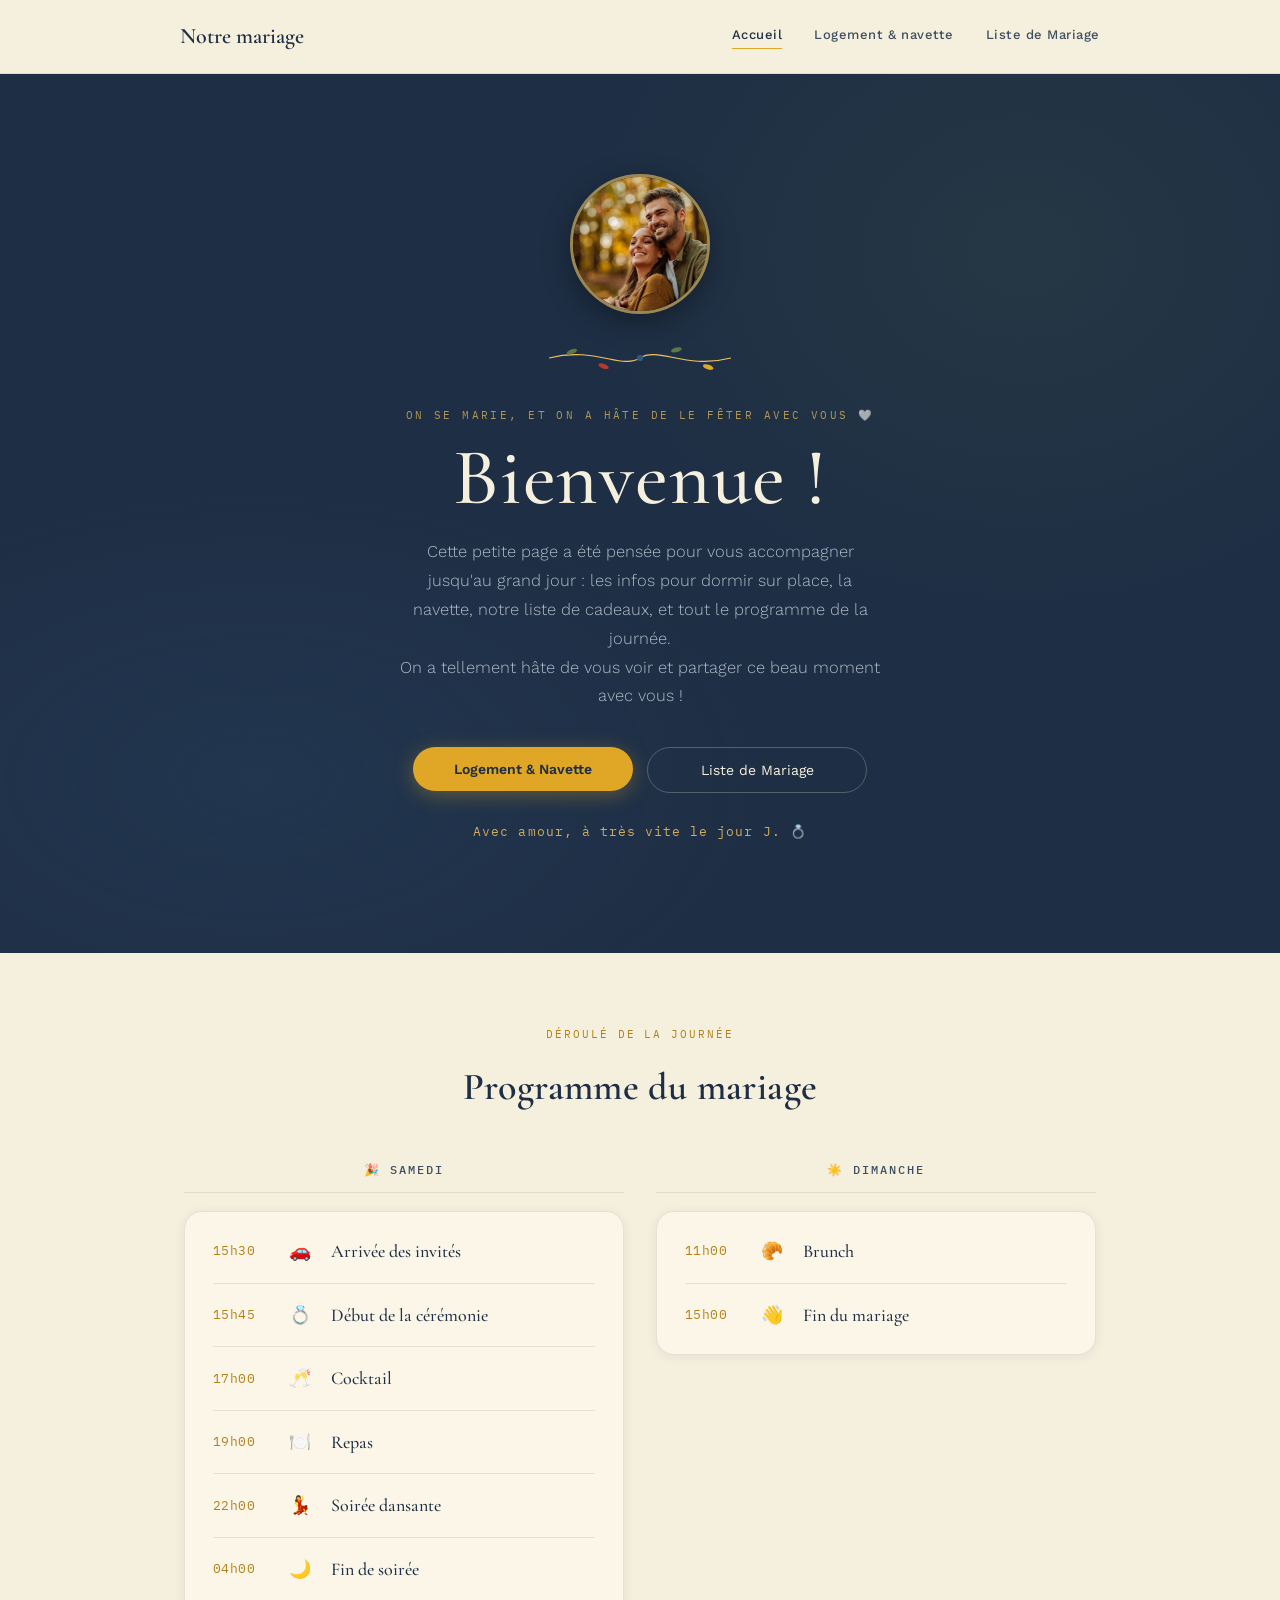
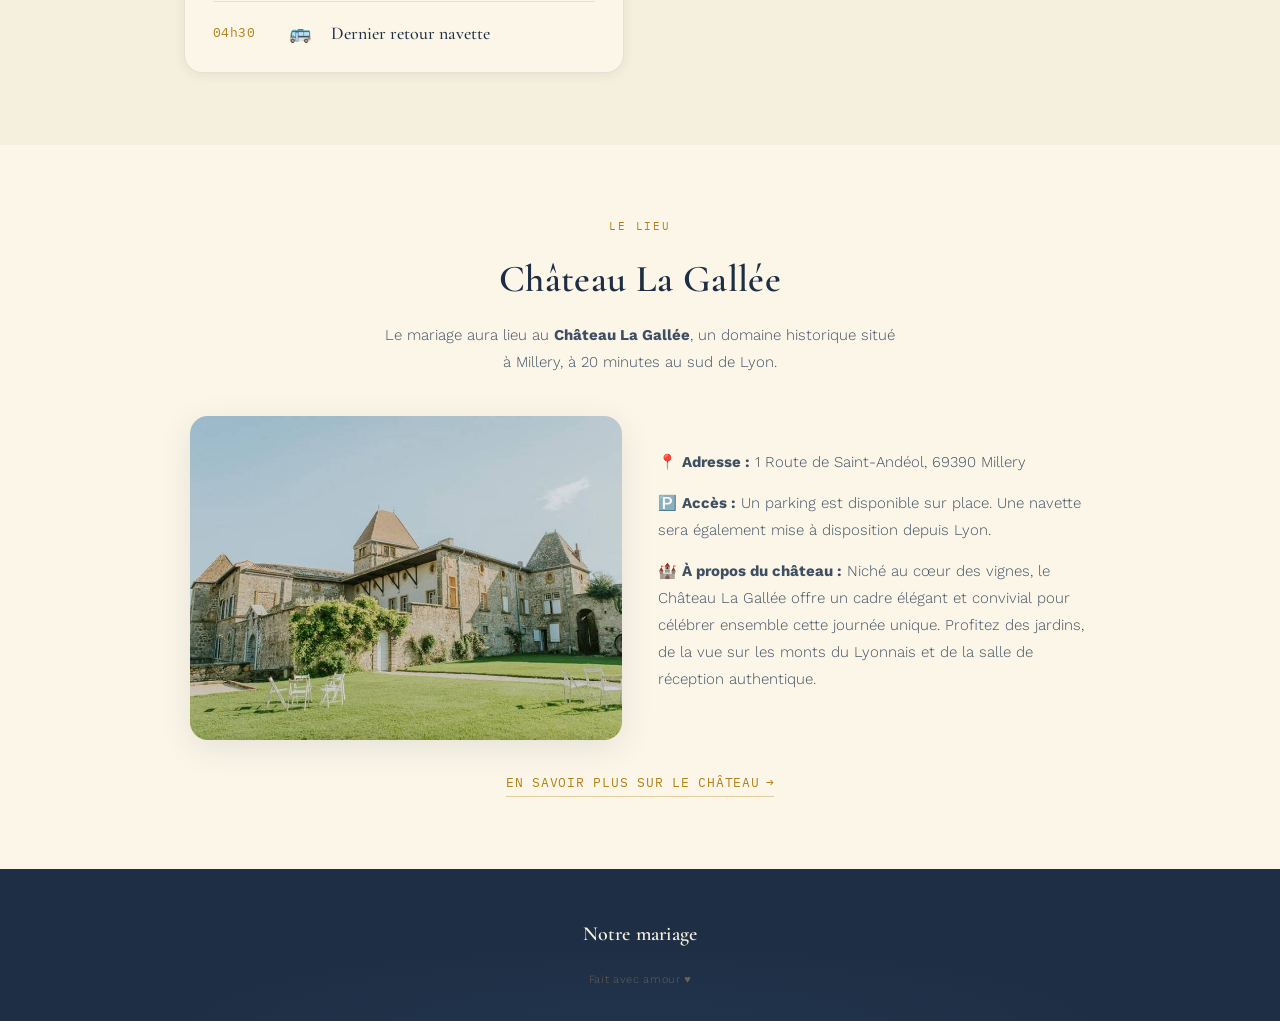
<file: index.html>
<!DOCTYPE html>
<html lang="fr">
<head>
  <meta charset="UTF-8">
  <meta http-equiv="refresh" content="0; url=accueil.html">
  <link rel="icon" href="data:image/svg+xml,<svg xmlns=%22http://www.w3.org/2000/svg%22 viewBox=%220 0 100 100%22><text y=%22.9em%22 font-size=%2290%22>💍</text></svg>">
  <title>Redirection…</title>
  <script>window.location.replace("accueil.html");</script>
</head>
<body>
  <p>Redirection vers la page d'accueil… <a href="accueil.html">Cliquez ici si rien ne se passe</a>.</p>
</body>
</html>
</file>
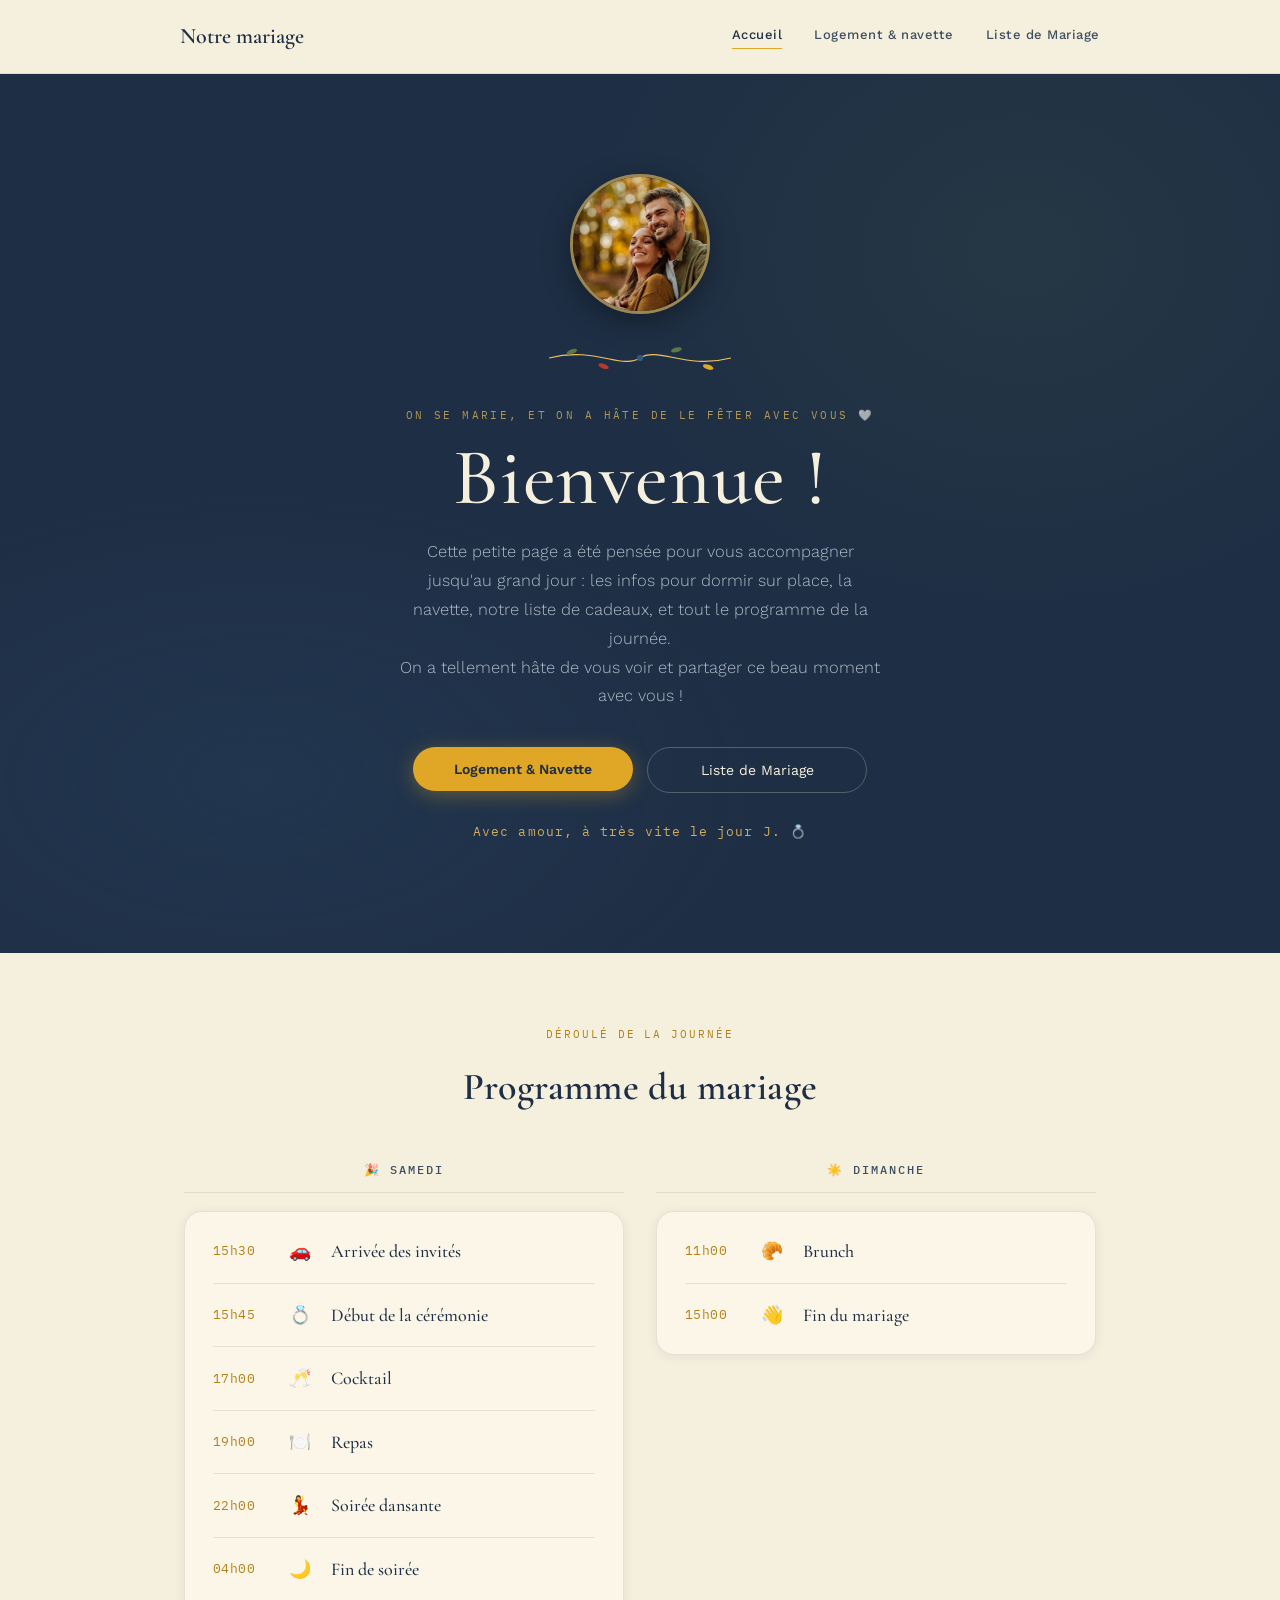
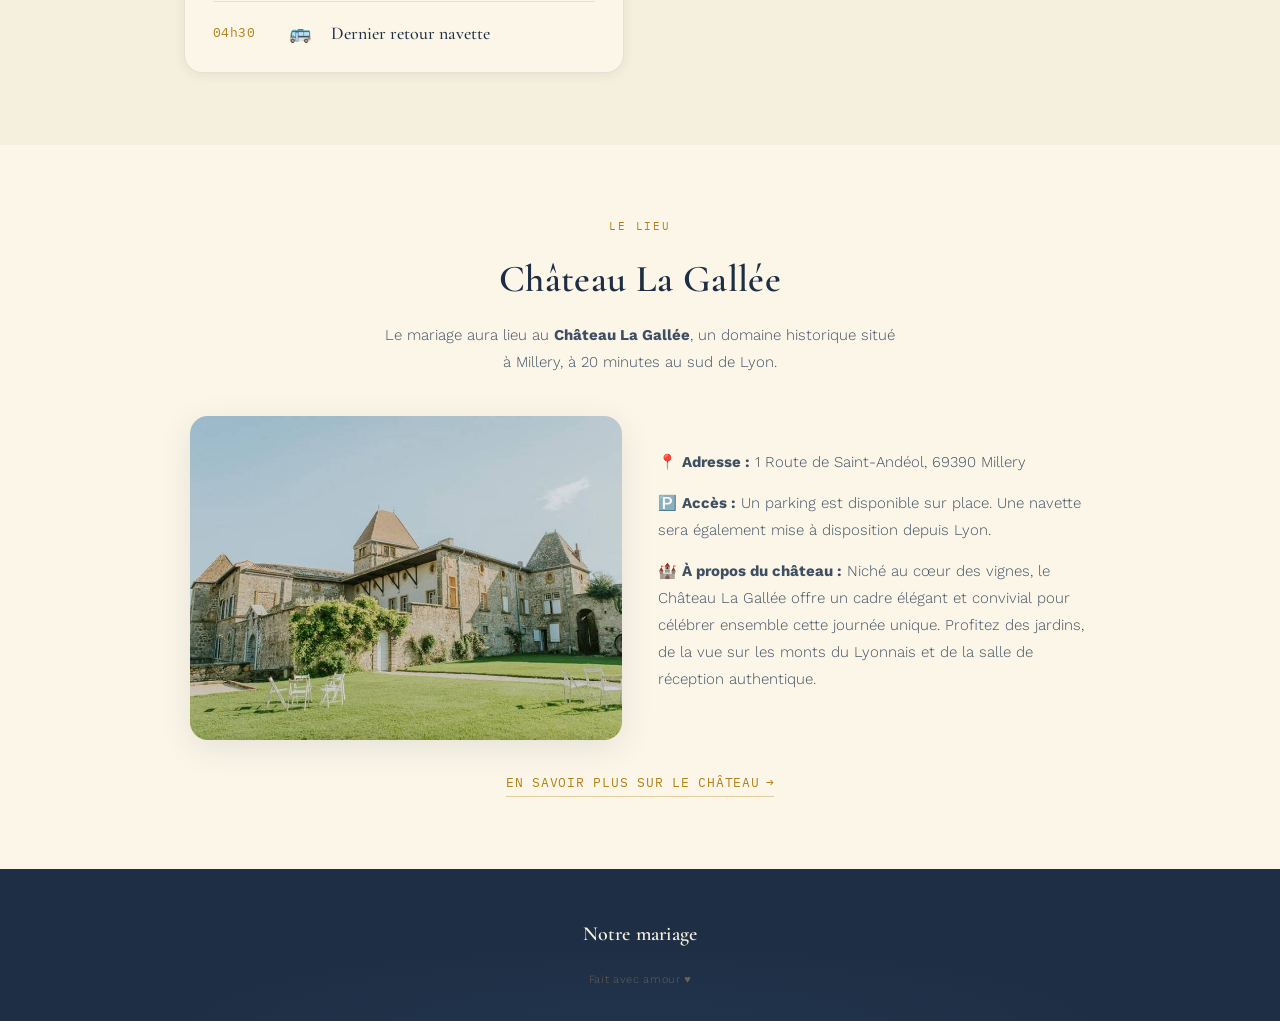
<file: accueil.html>
<!DOCTYPE html>
<html lang="fr">
<head>
  <meta charset="UTF-8">
  <meta name="viewport" content="width=device-width, initial-scale=1.0">
  <meta name="description" content="Retrouvez toutes les informations pour notre mariage : programme, lieu, logement, navette et liste de mariage.">
  <link rel="icon" href="data:image/svg+xml,<svg xmlns=%22http://www.w3.org/2000/svg%22 viewBox=%220 0 100 100%22><text y=%22.9em%22 font-size=%2290%22>💍</text></svg>">
  <title>Notre mariage</title>
  <link rel="preconnect" href="https://fonts.googleapis.com">
  <link rel="preconnect" href="https://fonts.gstatic.com" crossorigin>
  <link href="https://fonts.googleapis.com/css2?family=Cormorant+Garamond:ital,wght@0,400;0,500;0,600;1,400;1,500&family=Work+Sans:wght@300;400;500;600&family=IBM+Plex+Mono:wght@400;500&display=swap" rel="stylesheet">
  <link rel="stylesheet" href="style.css">
</head>
<body>

<div class="scroll-line" id="scroll-line"></div>

<header>
  <div class="nav">
    <div class="brand">Notre mariage</div>
    <button class="nav-toggle" id="nav-toggle" aria-label="Ouvrir le menu" aria-expanded="false" aria-controls="nav-links">
      <span></span><span></span><span></span>
    </button>
    <nav class="nav-links" id="nav-links">
      <a href="accueil.html" class="active">Accueil</a>
      <a href="navette.html">Logement &amp; navette</a>
      <a href="cadeaux.html">Liste de Mariage</a>
    </nav>
  </div>
</header>

<main>
  <section class="hero">
    <div class="hero-inner">

      <div class="hero-photo">
        <img src="images/couple.jpg" alt="Photo des mariés" loading="lazy" onerror="this.style.display='none'">
      </div>

      <svg class="branch" viewBox="0 0 220 34" fill="none" aria-hidden="true">
        <path d="M10,17 C60,4 90,30 110,17 C130,4 160,30 210,17" stroke="#F0C25E" stroke-width="1.2"/>
        <ellipse cx="35" cy="10" rx="6" ry="2.6" fill="#5C7A45" transform="rotate(-20 35 10)"/>
        <ellipse cx="70" cy="26" rx="6" ry="2.6" fill="#B23A2E" transform="rotate(20 70 26)"/>
        <ellipse cx="150" cy="8" rx="6" ry="2.6" fill="#5C7A45" transform="rotate(-15 150 8)"/>
        <ellipse cx="185" cy="27" rx="6" ry="2.6" fill="#E0A726" transform="rotate(18 185 27)"/>
        <circle cx="110" cy="17" r="3.4" fill="#2F5A82"/>
      </svg>

      <p class="eyebrow">On se marie, et on a hâte de le fêter avec vous 🤍</p>
      <h1>Bienvenue !</h1>
      <p class="hero-subtitle">
        Cette petite page a été pensée pour vous accompagner jusqu'au grand jour : les infos pour dormir sur place, la navette, notre liste de cadeaux, et tout le programme de la journée.<br>
        On a tellement hâte de vous voir et partager ce beau moment avec vous !
      </p>
      <div class="hero-cta">
        <a href="navette.html"><button class="btn-primary">Logement &amp; Navette</button></a>
        <a href="cadeaux.html"><button class="btn-ghost">Liste de Mariage</button></a>
      </div>
      <p class="hero-date">Avec amour, à très vite le jour J. 💍</p>
    </div>
  </section>

  <section class="programme">
    <div class="wrap">
      <div class="section-head">
        <span class="eyebrow">Déroulé de la journée</span>
        <h2>Programme du mariage</h2>
      </div>

      <div class="programme-columns">
        <div class="programme-col fade-in">
          <h3 class="programme-day">🎉 Samedi</h3>
          <div class="timeline timeline--samedi">
            <div class="timeline-item"><span class="timeline-time">15h30</span><span class="timeline-icon">🚗</span><span class="timeline-label">Arrivée des invités</span></div>
            <div class="timeline-item"><span class="timeline-time">15h45</span><span class="timeline-icon">💍</span><span class="timeline-label">Début de la cérémonie</span></div>
            <div class="timeline-item"><span class="timeline-time">17h00</span><span class="timeline-icon">🥂</span><span class="timeline-label">Cocktail</span></div>
            <div class="timeline-item"><span class="timeline-time">19h00</span><span class="timeline-icon">🍽️</span><span class="timeline-label">Repas</span></div>
            <div class="timeline-item"><span class="timeline-time">22h00</span><span class="timeline-icon">💃</span><span class="timeline-label">Soirée dansante</span></div>
            <div class="timeline-item"><span class="timeline-time">04h00</span><span class="timeline-icon">🌙</span><span class="timeline-label">Fin de soirée</span></div>
            <div class="timeline-item"><span class="timeline-time">04h30</span><span class="timeline-icon">🚌</span><span class="timeline-label">Dernier retour navette</span></div>
          </div>
        </div>

        <div class="programme-col fade-in">
          <h3 class="programme-day">☀️ Dimanche</h3>
          <div class="timeline timeline--dimanche">
            <div class="timeline-item"><span class="timeline-time">11h00</span><span class="timeline-icon">🥐</span><span class="timeline-label">Brunch</span></div>
            <div class="timeline-item"><span class="timeline-time">15h00</span><span class="timeline-icon">👋</span><span class="timeline-label">Fin du mariage</span></div>
          </div>
        </div>
      </div>
    </div>
  </section>

  <section class="lieu">
    <div class="wrap">
      <div class="section-head">
        <span class="eyebrow">Le lieu</span>
        <h2>Château La Gallée</h2>
        <p>Le mariage aura lieu au <strong>Château La Gallée</strong>, un domaine historique situé à Millery, à 20 minutes au sud de Lyon.</p>
      </div>

      <div class="lieu-content fade-in">
        <div class="lieu-photo">
          <img src="images/chateau.jpg" alt="Château La Gallée" loading="lazy" onerror="this.style.display='none'">
        </div>
        <div class="lieu-details">
          <p>📍 <strong>Adresse :</strong> 1 Route de Saint-Andéol, 69390 Millery</p>
          <p>🅿️ <strong>Accès :</strong> Un parking est disponible sur place. Une navette sera également mise à disposition depuis Lyon.</p>
          <p>🏰 <strong>À propos du château :</strong> Niché au cœur des vignes, le Château La Gallée offre un cadre élégant et convivial pour célébrer ensemble cette journée unique. Profitez des jardins, de la vue sur les monts du Lyonnais et de la salle de réception authentique.</p>
        </div>
      </div>

      <a href="https://www.chateaulagallee.com/" target="_blank" rel="noopener noreferrer" class="link-inline">
        En savoir plus sur le château <span aria-hidden="true">→</span>
      </a>
    </div>
  </section>
</main>

<footer>
  <div class="wrap">
    <h3>Notre mariage</h3>
    <p class="foot-bottom">Fait avec amour ♥</p>
  </div>
</footer>

<button class="scroll-top" id="scroll-top" aria-label="Retour en haut">↑</button>

<script type="module">
  import { initScrollLine, initMobileMenu, initScrollTop, observeFadeIns } from './main.js';
  initScrollLine();
  initMobileMenu();
  initScrollTop();
  observeFadeIns();
</script>
</body>
</html>
</file>
<file: style.css>
:root{
  --ink:#1E2E44; --ink-2:#3E4F63; --stone:#F5EFDD; --surface:#FBF6E8;
  --terracotta:#E0A726; --terracotta-deep:#B3811A;
  --gentiane:#2F5A82; --olive:#5C7A45; --red:#B23A2E;
  --line:rgba(30,46,68,0.10); --radius:18px;
  --shadow-sm:0 2px 12px rgba(30,46,68,0.07);
  --shadow-md:0 8px 32px rgba(30,46,68,0.10);
  --transition:all 0.35s cubic-bezier(0.4,0,0.2,1);
}
*{box-sizing:border-box;margin:0;padding:0;}
html{scroll-behavior:smooth;}
body{background:var(--stone);color:var(--ink);font-family:'Work Sans',sans-serif;font-size:16px;line-height:1.7;overflow-x:hidden;}
h1,h2,h3{font-family:'Cormorant Garamond',serif;font-weight:600;letter-spacing:0.01em;}
.eyebrow{font-family:'IBM Plex Mono',monospace;font-size:11px;letter-spacing:0.18em;text-transform:uppercase;color:var(--terracotta-deep);display:block;margin-bottom:1em;}
a{color:inherit;text-decoration:none;}
.wrap{max-width:1000px;margin:0 auto;padding:0 40px;}
button{font-family:inherit;cursor:pointer;border:none;}
input,select{font-family:inherit;}
img{max-width:100%;display:block;}
:focus-visible{outline:2px solid var(--gentiane);outline-offset:3px;border-radius:4px;}

/* SCROLL */
.scroll-line{position:fixed;top:0;left:0;height:2px;background:linear-gradient(to right,var(--terracotta),var(--gentiane));z-index:200;width:0%;transition:width 0.1s linear;}

/* BOUTON RETOUR EN HAUT */
.scroll-top{
  position:fixed;bottom:24px;right:24px;width:46px;height:46px;border-radius:50%;
  background:var(--ink);color:var(--stone);display:flex;align-items:center;justify-content:center;
  font-size:18px;box-shadow:var(--shadow-md);opacity:0;pointer-events:none;
  transform:translateY(10px);transition:var(--transition);z-index:150;
}
.scroll-top.visible{opacity:1;pointer-events:auto;transform:translateY(0);}
.scroll-top:hover{background:var(--gentiane);}

/* HEADER */
header{position:sticky;top:0;z-index:100;background:rgba(245,239,221,0.88);backdrop-filter:blur(16px);border-bottom:1px solid var(--line);}
.nav{position:relative;display:flex;align-items:center;justify-content:space-between;padding:18px 40px;max-width:1000px;margin:0 auto;}
.brand{font-family:'Cormorant Garamond',serif;font-size:22px;font-weight:600;}
.nav-links{display:flex;gap:32px;font-size:13px;font-weight:500;letter-spacing:0.04em;}
.nav-links a{color:var(--ink-2);position:relative;padding-bottom:3px;transition:color 0.2s;}
.nav-links a::after{content:'';position:absolute;bottom:0;left:0;width:0;height:1px;background:var(--terracotta);transition:width 0.3s cubic-bezier(0.4,0,0.2,1);}
.nav-links a:hover,.nav-links a.active{color:var(--ink);}
.nav-links a:hover::after,.nav-links a.active::after{width:100%;}

/* Menu mobile */
.nav-toggle{display:none;flex-direction:column;gap:5px;background:none;border:none;cursor:pointer;padding:6px;}
.nav-toggle span{width:24px;height:2px;background:var(--ink);border-radius:2px;transition:var(--transition);}
.nav-toggle.open span:nth-child(1){transform:translateY(7px) rotate(45deg);}
.nav-toggle.open span:nth-child(2){opacity:0;}
.nav-toggle.open span:nth-child(3){transform:translateY(-7px) rotate(-45deg);}

@media(max-width:700px){
  .nav-toggle{display:flex;}
  .nav-links{
    position:absolute;top:100%;left:0;right:0;background:var(--surface);
    flex-direction:column;align-items:center;gap:0;max-height:0;overflow:hidden;
    border-bottom:1px solid var(--line);transition:max-height 0.35s ease;
  }
  .nav-links.open{max-height:260px;}
  .nav-links a{padding:14px 0;width:100%;text-align:center;}
}

/* HERO */
.hero{background:var(--ink);color:var(--stone);padding:100px 40px 110px;text-align:center;position:relative;overflow:hidden;}
.hero::before{content:'';position:absolute;inset:0;background:radial-gradient(ellipse 60% 50% at 20% 80%,rgba(47,90,130,0.18) 0%,transparent 70%),radial-gradient(ellipse 50% 60% at 80% 20%,rgba(92,122,69,0.12) 0%,transparent 70%);pointer-events:none;}
.hero-inner{max-width:680px;margin:0 auto;position:relative;z-index:1;}
.branch{width:200px;height:32px;margin:0 auto 32px;display:block;}
.hero h1{font-size:clamp(48px,8vw,80px);color:var(--stone);margin-bottom:18px;line-height:1.05;font-weight:500;}
.hero .eyebrow{color:rgba(240,194,94,0.7);letter-spacing:0.22em;}
.hero-subtitle{color:rgba(201,210,220,0.85);max-width:48ch;margin:0 auto;font-size:16.5px;font-weight:300;line-height:1.75;}
.hero-date{font-family:'IBM Plex Mono',monospace;font-size:13px;color:#F0C25E;margin-top:28px;letter-spacing:0.08em;opacity:0.85;}
.hero-cta{display:flex;gap:14px;justify-content:center;margin-top:36px;flex-wrap:wrap;}
.hero-cta .btn-primary,.hero-cta .btn-ghost{min-width:220px;text-align:center;}

.hero-photo{width:140px;height:140px;margin:0 auto 28px;border-radius:50%;overflow:hidden;border:3px solid rgba(240,194,94,0.6);box-shadow:0 8px 28px rgba(0,0,0,0.35);}
.hero-photo img{width:100%;height:100%;object-fit:cover;display:block;}

/* PAGE HERO */
.page-hero{background:var(--ink);color:var(--stone);padding:64px 40px 72px;position:relative;overflow:hidden;}
.page-hero::before{content:'';position:absolute;inset:0;background:radial-gradient(ellipse 70% 80% at 30% 100%,rgba(47,90,130,0.15) 0%,transparent 70%);pointer-events:none;}
.page-hero .wrap{position:relative;z-index:1;max-width:700px;margin:0 auto;text-align:center;}
.page-hero .eyebrow{color:rgba(240,194,94,0.7);}
.page-hero h1{font-size:clamp(36px,6vw,60px);color:var(--stone);margin-bottom:12px;font-weight:500;}
.page-hero h1 em{font-style:italic;color:#F0C25E;}
.page-hero-sub{color:rgba(201,210,220,0.8);font-size:16px;font-weight:300;max-width:52ch;line-height:1.75;margin:0 auto;padding-top:16px;}

/* BUTTONS */
.btn-primary{background:var(--terracotta);color:var(--ink);padding:14px 28px;border-radius:999px;font-weight:600;font-size:14px;transition:var(--transition);box-shadow:0 4px 20px rgba(224,167,38,0.35);border:none;cursor:pointer;}
.btn-primary:hover{background:#F0C25E;transform:translateY(-2px);}
.btn-primary:disabled{opacity:0.6;cursor:not-allowed;transform:none;background:var(--terracotta);}
.btn-ghost{background:transparent;color:var(--stone);border:1px solid rgba(245,239,221,0.25);padding:14px 28px;border-radius:999px;font-weight:400;font-size:14px;transition:var(--transition);cursor:pointer;}
.btn-ghost:hover{background:rgba(245,239,221,0.1);transform:translateY(-2px);}

/* LIEN DISCRET */
.link-inline{display:inline-flex;align-items:center;gap:6px;font-family:'IBM Plex Mono',monospace;font-size:12.5px;letter-spacing:0.06em;text-transform:uppercase;color:var(--terracotta-deep);position:relative;padding-bottom:4px;margin-top:8px;transition:color 0.25s;}
.link-inline::after{content:'';position:absolute;bottom:0;left:0;width:100%;height:1px;background:var(--terracotta-deep);opacity:0.35;transition:opacity 0.25s,background 0.25s;}
.link-inline:hover{color:var(--ink);}
.link-inline:hover::after{opacity:0.8;background:var(--ink);}
.link-inline span{transition:transform 0.25s;}
.link-inline:hover span{transform:translateX(3px);}

/* SECTIONS */
section{padding:72px 0;}
.section-head{max-width:52ch;margin:0 auto 40px;text-align:center;}
.section-head h2{font-size:clamp(26px,4vw,38px);margin-bottom:10px;}
.section-head p{color:var(--ink-2);font-weight:300;font-size:15px;line-height:1.8;}

/* PROGRAMME */
.programme{background:var(--stone);}
.programme-columns{display:flex;gap:32px;justify-content:center;align-items:flex-start;flex-wrap:wrap;}
.programme-col{flex:1 1 320px;max-width:440px;}
.programme-day{font-family:'IBM Plex Mono',monospace;font-size:12px;font-weight:500;letter-spacing:0.16em;text-transform:uppercase;text-align:center;color:var(--ink-2);margin-bottom:18px;padding-bottom:12px;border-bottom:1px solid var(--line);}
.timeline{background:var(--surface);border:1px solid var(--line);border-radius:var(--radius);padding:8px 28px;box-shadow:var(--shadow-sm);height:100%;}
.timeline-item{display:flex;align-items:center;gap:18px;padding:16px 0;border-bottom:1px solid var(--line);transition:background 0.25s;}
.timeline-item:last-child{border-bottom:none;}
.timeline-item:hover{background:rgba(224,167,38,0.05);}
.timeline-time{font-family:'IBM Plex Mono',monospace;font-size:13px;color:var(--terracotta-deep);width:56px;flex-shrink:0;letter-spacing:0.03em;}
.timeline-icon{font-size:18px;width:26px;flex-shrink:0;text-align:center;}
.timeline-label{font-family:'Cormorant Garamond',serif;font-size:18px;color:var(--ink);font-weight:500;}

@media(max-width:900px){.programme-columns{flex-direction:column;align-items:center;}.programme-col{width:100%;max-width:560px;}}
@media(max-width:480px){.timeline{padding:8px 20px;}.timeline-item{flex-wrap:wrap;row-gap:4px;}.timeline-time{width:auto;}}

/* LIEU */
.lieu{background:var(--surface);}
.lieu > .wrap{text-align:center;}
.lieu-content{display:flex;gap:36px;align-items:center;max-width:900px;margin:0 auto 24px;text-align:left;}
.lieu-photo{flex:1 1 320px;border-radius:var(--radius);overflow:hidden;box-shadow:var(--shadow-md);}
.lieu-photo img{width:100%;height:100%;object-fit:cover;display:block;aspect-ratio:4/3;}
.lieu-details{flex:1 1 320px;}
.lieu-details p{color:var(--ink-2);font-weight:300;font-size:15px;line-height:1.8;margin-bottom:14px;}
@media(max-width:800px){.lieu-content{flex-direction:column;text-align:center;}.lieu-details{text-align:left;}}

/* HOTEL */
.hotel-reco{padding-top:24px;padding-bottom:24px;}
.hotel-card{display:flex;gap:24px;align-items:flex-start;max-width:700px;margin:0 auto;background:var(--surface);border:1px solid var(--line);border-radius:var(--radius);padding:28px 32px;box-shadow:var(--shadow-sm);transition:var(--transition);}
.hotel-card:hover{box-shadow:var(--shadow-md);}
.hotel-icon{font-size:36px;flex-shrink:0;line-height:1;}
.hotel-content h3{font-size:20px;margin-bottom:8px;}
.hotel-address{font-size:14px;color:var(--ink-2);margin-bottom:10px;}
.hotel-note{font-size:14px;color:var(--ink-2);font-weight:300;line-height:1.7;margin-bottom:14px;}
@media(max-width:600px){.hotel-card{flex-direction:column;align-items:center;text-align:center;padding:24px 20px;}}

/* STATES */
.loading-state,.loading{text-align:center;padding:40px 0;color:var(--ink-2);font-size:14px;font-weight:300;}
.empty-state{text-align:center;padding:48px;color:var(--ink-2);font-size:15px;font-weight:300;}
.contact-note{text-align:center;color:var(--ink-2);font-size:14px;font-weight:300;margin-top:48px;font-style:italic;}
.spinner{width:30px;height:30px;margin:0 auto 12px;border:3px solid var(--line);border-top-color:var(--terracotta);border-radius:50%;animation:spin 0.8s linear infinite;}
@keyframes spin{to{transform:rotate(360deg);}}

.success-msg{background:rgba(92,122,69,0.12);color:#3E4A2A;border:1px solid rgba(92,122,69,0.25);padding:12px 16px;border-radius:10px;font-size:14px;margin-top:16px;text-align:left;}
.error-msg{background:rgba(178,58,46,0.08);color:var(--red);border:1px solid rgba(178,58,46,0.2);padding:12px 16px;border-radius:10px;font-size:14px;margin-top:16px;text-align:left;}

/* TRAJETS (navette) */
.trajets-columns{display:flex;gap:2rem;justify-content:center;margin-top:2rem;flex-wrap:wrap;}
.trajets-col{flex:1 1 300px;min-width:280px;background:var(--surface);border:1px solid var(--line);border-radius:var(--radius);padding:1.6rem;box-shadow:var(--shadow-sm);}
.trajets-col h2{text-align:center;margin-bottom:1rem;}
.trajets-list{display:flex;flex-direction:column;gap:1.1rem;}
.trajet-card{background:var(--stone);border:1px solid var(--line);border-radius:var(--radius);padding:1.1rem 1.3rem;box-shadow:var(--shadow-sm);display:flex;flex-direction:column;gap:0.5rem;align-items:flex-start;transition:var(--transition);}
.trajet-card:not(.complet):hover{transform:translateY(-3px);box-shadow:var(--shadow-md);}
.trajet-card.complet{opacity:0.6;}
.trajet-heure{font-family:'IBM Plex Mono',monospace;font-weight:600;font-size:1.05em;color:var(--ink);}
.trajet-route{color:var(--gentiane);font-weight:500;font-size:14.5px;}
.trajet-notes{font-size:12.5px;color:var(--ink-2);font-weight:300;}
.trajet-places{font-size:13px;color:var(--olive);font-weight:500;}
.trajet-places.complet{color:var(--red);}
.trajet-btn{background:var(--gentiane);color:var(--stone);border:none;border-radius:999px;padding:0.6em 1.4em;cursor:pointer;font-size:14px;font-weight:600;transition:var(--transition);align-self:stretch;}
.trajet-btn:hover:not(:disabled){background:var(--ink);transform:translateY(-2px);}
.trajet-btn:disabled{opacity:0.5;cursor:not-allowed;}

@media(max-width:700px){.trajets-columns{flex-direction:column;gap:1rem;}.trajets-col{min-width:unset;width:100%;}}

/* Passagers déjà inscrits */
.trajet-passagers{margin-top:0.6rem;padding-top:0.6rem;border-top:1px dashed var(--line);width:100%;}
.trajet-passagers-label{font-family:'IBM Plex Mono',monospace;font-size:0.72rem;font-weight:500;text-transform:uppercase;letter-spacing:0.08em;color:var(--ink-2);opacity:0.65;margin-bottom:0.5rem;}
.trajet-passagers ul{list-style:none;display:flex;flex-wrap:wrap;gap:0.4rem 0.6rem;padding:0;margin:0;}
.trajet-passagers li{font-size:0.82rem;font-weight:500;color:var(--gentiane);background:rgba(47,90,130,0.08);padding:0.25rem 0.7rem;border-radius:999px;white-space:nowrap;}

/* HOTEL / RESERVATION MODAL */
.modal-overlay{position:fixed;inset:0;background:rgba(30,30,40,0.45);display:flex;align-items:center;justify-content:center;padding:20px;box-sizing:border-box;z-index:1000;}
.modal{background:var(--surface);border-radius:var(--radius);padding:2rem 1.6rem 1.6rem;box-shadow:var(--shadow-md);min-width:320px;max-width:500px;width:100%;max-height:90vh;overflow-y:auto;-webkit-overflow-scrolling:touch;position:relative;text-align:center;box-sizing:border-box;}
.modal-close{position:absolute;top:0.7em;right:1em;background:none;border:none;font-size:1.4em;cursor:pointer;color:var(--ink-2);transition:color 0.2s;}
.modal-close:hover{color:var(--red);}
.modal-info{color:var(--ink-2);font-size:14px;margin-bottom:16px;}
.modal h2{margin-bottom:6px;}

/* FORMULAIRES */
label{font-size:12px;color:var(--ink-2);display:block;margin-bottom:6px;letter-spacing:0.06em;text-transform:uppercase;font-weight:500;text-align:left;}
input[type=text],select{width:100%;border:1px solid var(--line);background:var(--stone);border-radius:10px;padding:11px 14px;font-size:14px;transition:var(--transition);outline:none;color:var(--ink);}
input[type=text]:focus,select:focus{border-color:var(--terracotta-deep);box-shadow:0 0 0 3px rgba(179,129,26,0.12);}

.guests-counter{display:flex;align-items:center;gap:1.2rem;margin:0.5rem 0 1.2rem;justify-content:center;}
.counter-btn{width:2.2rem;height:2.2rem;border-radius:50%;border:1.5px solid var(--ink);background:transparent;font-size:1.3rem;cursor:pointer;display:flex;align-items:center;justify-content:center;transition:background 0.2s,color 0.2s;color:var(--ink);}
.counter-btn:hover:not(:disabled){background:var(--ink);color:var(--stone);}
.counter-btn:disabled{opacity:0.3;cursor:not-allowed;}
#guests-display{font-size:1.4rem;font-weight:600;min-width:1.5rem;text-align:center;}

.guest-block{border:1px solid var(--line);border-radius:12px;padding:1rem 1.2rem;margin-bottom:0.8rem;background:var(--stone);text-align:left;}
.guest-label{font-size:0.78rem;font-weight:600;text-transform:uppercase;letter-spacing:0.08em;margin:0 0 0.6rem;opacity:0.5;}
.guest-block label{margin-bottom:0.6rem;font-size:0.9rem;text-transform:none;letter-spacing:0;}
.guest-block input{padding:0.5rem 0.7rem;border:1px solid var(--line);border-radius:6px;font-size:1rem;font-family:inherit;width:100%;}
.guest-block input:focus{outline:none;border-color:var(--terracotta-deep);}

.checkbox-label{display:flex;align-items:center;gap:0.6rem;cursor:pointer;font-size:0.95rem;margin:0.8rem 0 0.2rem;text-align:left;}
.checkbox-label input[type="checkbox"]{width:1.1rem;height:1.1rem;cursor:pointer;accent-color:var(--gentiane);}
.checkbox-hint{font-size:0.78rem;opacity:0.6;margin:0 0 1rem;line-height:1.4;text-align:left;}

/* CADEAUX */
.gifts-grid{display:grid;grid-template-columns:repeat(3,1fr);gap:20px;margin-bottom:32px;}
.gift-card{background:var(--surface);border:1px solid var(--line);border-radius:var(--radius);overflow:hidden;display:flex;flex-direction:column;transition:var(--transition);box-shadow:var(--shadow-sm);}
.gift-card:hover{transform:translateY(-5px);box-shadow:var(--shadow-md);}
.gift-photo{height:150px;background:linear-gradient(135deg,rgba(168,92,46,0.10),rgba(110,123,76,0.10));display:flex;align-items:center;justify-content:center;overflow:hidden;}
.gift-photo img{width:100%;height:100%;object-fit:cover;transition:transform 0.5s ease;}
.gift-card:hover .gift-photo img{transform:scale(1.06);}
.gift-icon-wrap{display:flex;align-items:center;justify-content:center;}
.gift-body{padding:18px;display:flex;flex-direction:column;gap:6px;flex:1;text-align:left;}
.gift-body h3{font-size:17px;font-family:'Cormorant Garamond',serif;margin:0;}
.gift-desc{font-size:13px;color:var(--ink-2);font-weight:300;line-height:1.65;flex:1;}
.gift-price{font-family:'IBM Plex Mono',monospace;font-size:12.5px;color:var(--terracotta-deep);}
.gift-status{font-size:12px;color:var(--olive);font-style:italic;min-height:18px;}
.btn-gift{margin-top:10px;background:transparent;border:1px solid var(--line);color:var(--ink);padding:10px 16px;border-radius:999px;font-size:13px;font-weight:500;transition:var(--transition);cursor:pointer;}
.btn-gift:hover:not(:disabled){background:var(--ink);color:var(--stone);border-color:var(--ink);}
.btn-gift.taken{background:var(--olive);border-color:var(--olive);color:var(--stone);cursor:default;opacity:0.85;}

/* FOOTER */
footer{background:var(--ink);color:#CFC6BA;padding:48px 0 28px;text-align:center;position:relative;overflow:hidden;}
footer::before{content:'';position:absolute;inset:0;background:radial-gradient(ellipse 60% 80% at 50% 100%,rgba(47,90,130,0.12) 0%,transparent 70%);pointer-events:none;}
footer h3{color:var(--stone);font-size:20px;margin-bottom:8px;font-family:'Cormorant Garamond',serif;position:relative;}
footer p{font-size:13px;margin:4px 0;position:relative;font-weight:300;}
.foot-bottom{font-size:11px;color:#6A6058;margin-top:20px;letter-spacing:0.06em;position:relative;}

/* ANIMATIONS */
.fade-in{opacity:0;transform:translateY(20px);transition:opacity 0.6s cubic-bezier(0.4,0,0.2,1),transform 0.6s cubic-bezier(0.4,0,0.2,1);}
.fade-in.visible{opacity:1;transform:translateY(0);}

/* RESPONSIVE */
@media(max-width:800px){.gifts-grid{grid-template-columns:repeat(2,1fr);}}
@media(max-width:600px){
  .gifts-grid{grid-template-columns:1fr;}
  .hero{padding:72px 24px 80px;}
  .page-hero{padding:48px 24px 56px;}
  .nav,.wrap{padding-left:24px;padding-right:24px;}
  section{padding:48px 0;}
}
</file>
